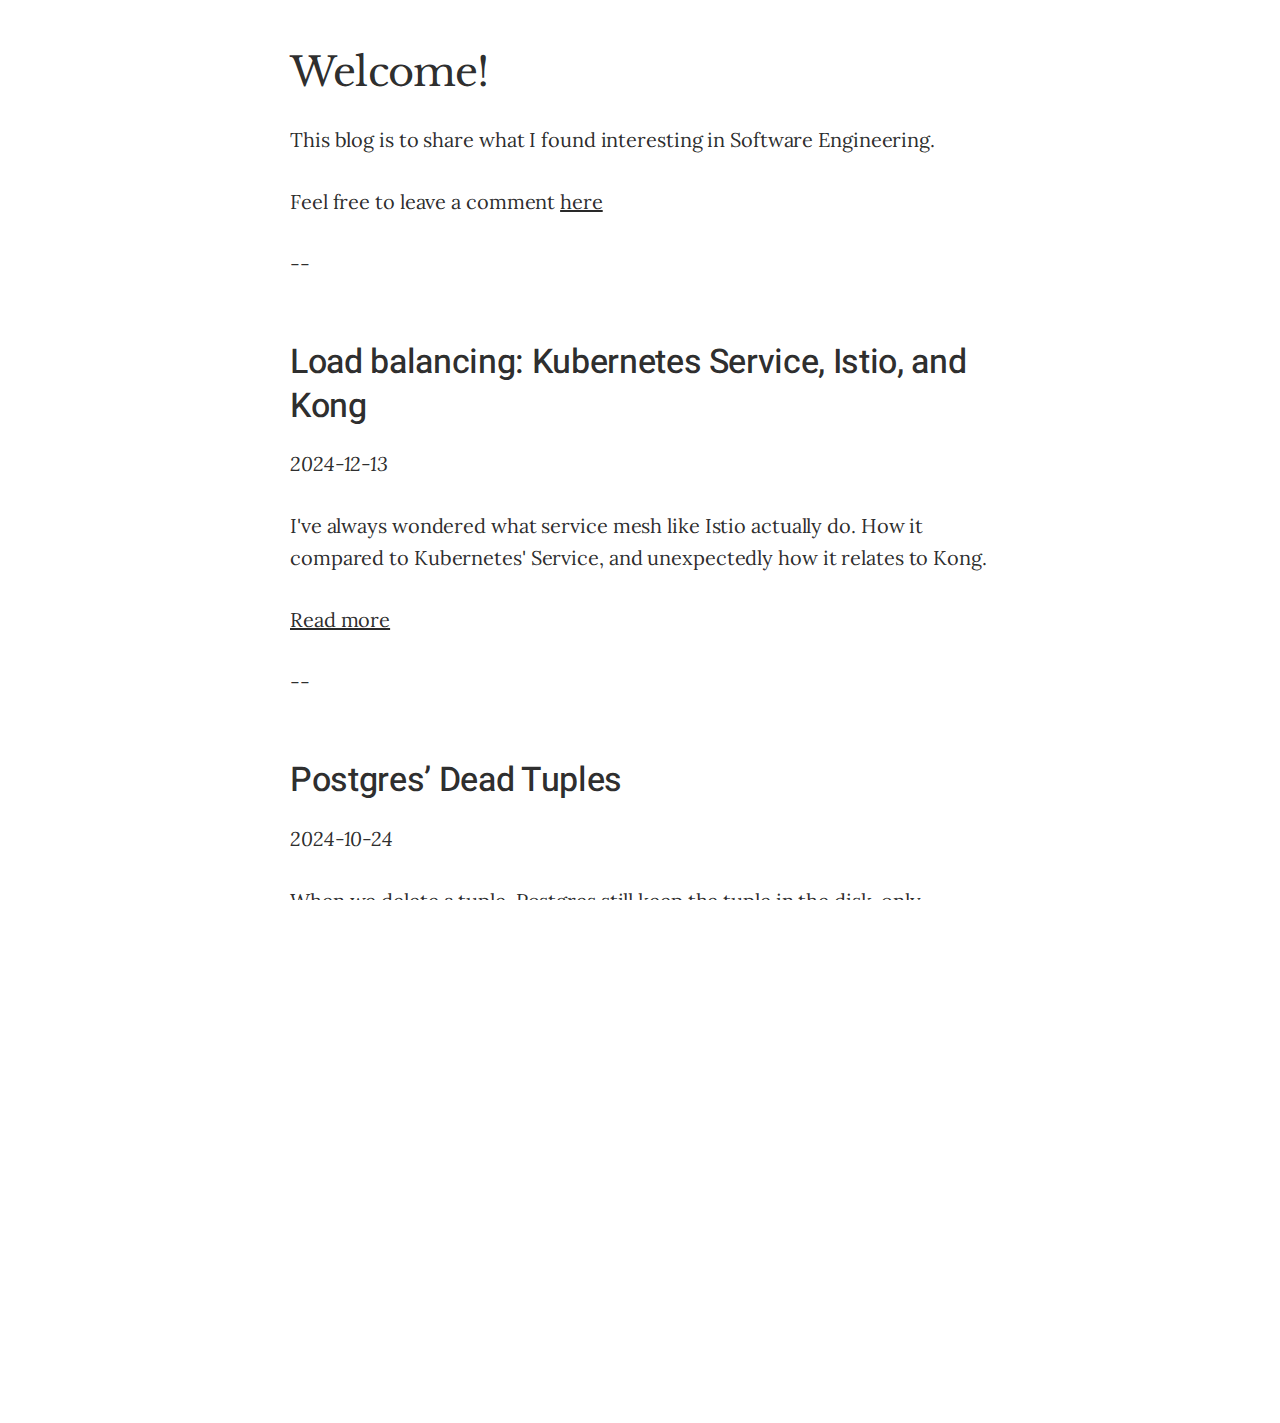
<file: docs/index.html>
<!DOCTYPE html>
<html lang="en">
    <head>
        <meta charset="UTF-8">
        <meta http-equiv="X-UA-Compatible" content="IE=edge,chrome=1">
        <meta name="viewport" content="width=device-width, minimal-ui, initial-scale=1, viewport-fit=cover">
        <title>Welcome!</title>
        <link rel="icon" type="image/png" href="assets/images/favicon.png">
        <link href="assets/css/main.css" rel="stylesheet">
    </head>
    <body>
        <h1 id="welcome">Welcome!</h1>
<p>This blog is to share what I found interesting in Software Engineering.</p>
<p>Feel free to leave a comment <a href="https://github.com/nawaitesidah/blog/discussions">here</a> </p>
<p>--</p>
<h2 id="load-balancing-kubernetes-service-istio-and-kong">Load balancing: Kubernetes Service, Istio, and Kong</h2>
<p><em>2024-12-13</em></p>
<p>I&#39;ve always wondered what service mesh like Istio actually do. How it compared to Kubernetes&#39; Service, and unexpectedly how it relates to Kong.</p>
<p><a href="load-balancing-kubernetes-service-istio-and-kong.html">Read more</a></p>
<p>--</p>
<h2 id="postgres-dead-tuples">Postgres’ Dead Tuples</h2>
<p><em>2024-10-24</em></p>
<p>When we delete a tuple, Postgres still keep the tuple in the disk, only marking it as deleted. This is called dead tuples.</p>
<p>Dead tuples uses extra space, so when there’s many deletes (and updates!), even without any new inserts, postgres will use more and more disk space. </p>
<p>The question become</p>
<blockquote>
<p>Why is there a need for dead tuple? Why not just actually delete it from the disk?</p>
</blockquote>
<p><a href="postgres-dead-tuple.html">Read more</a></p>
<p>--</p>

    </body>
</html>
</file>
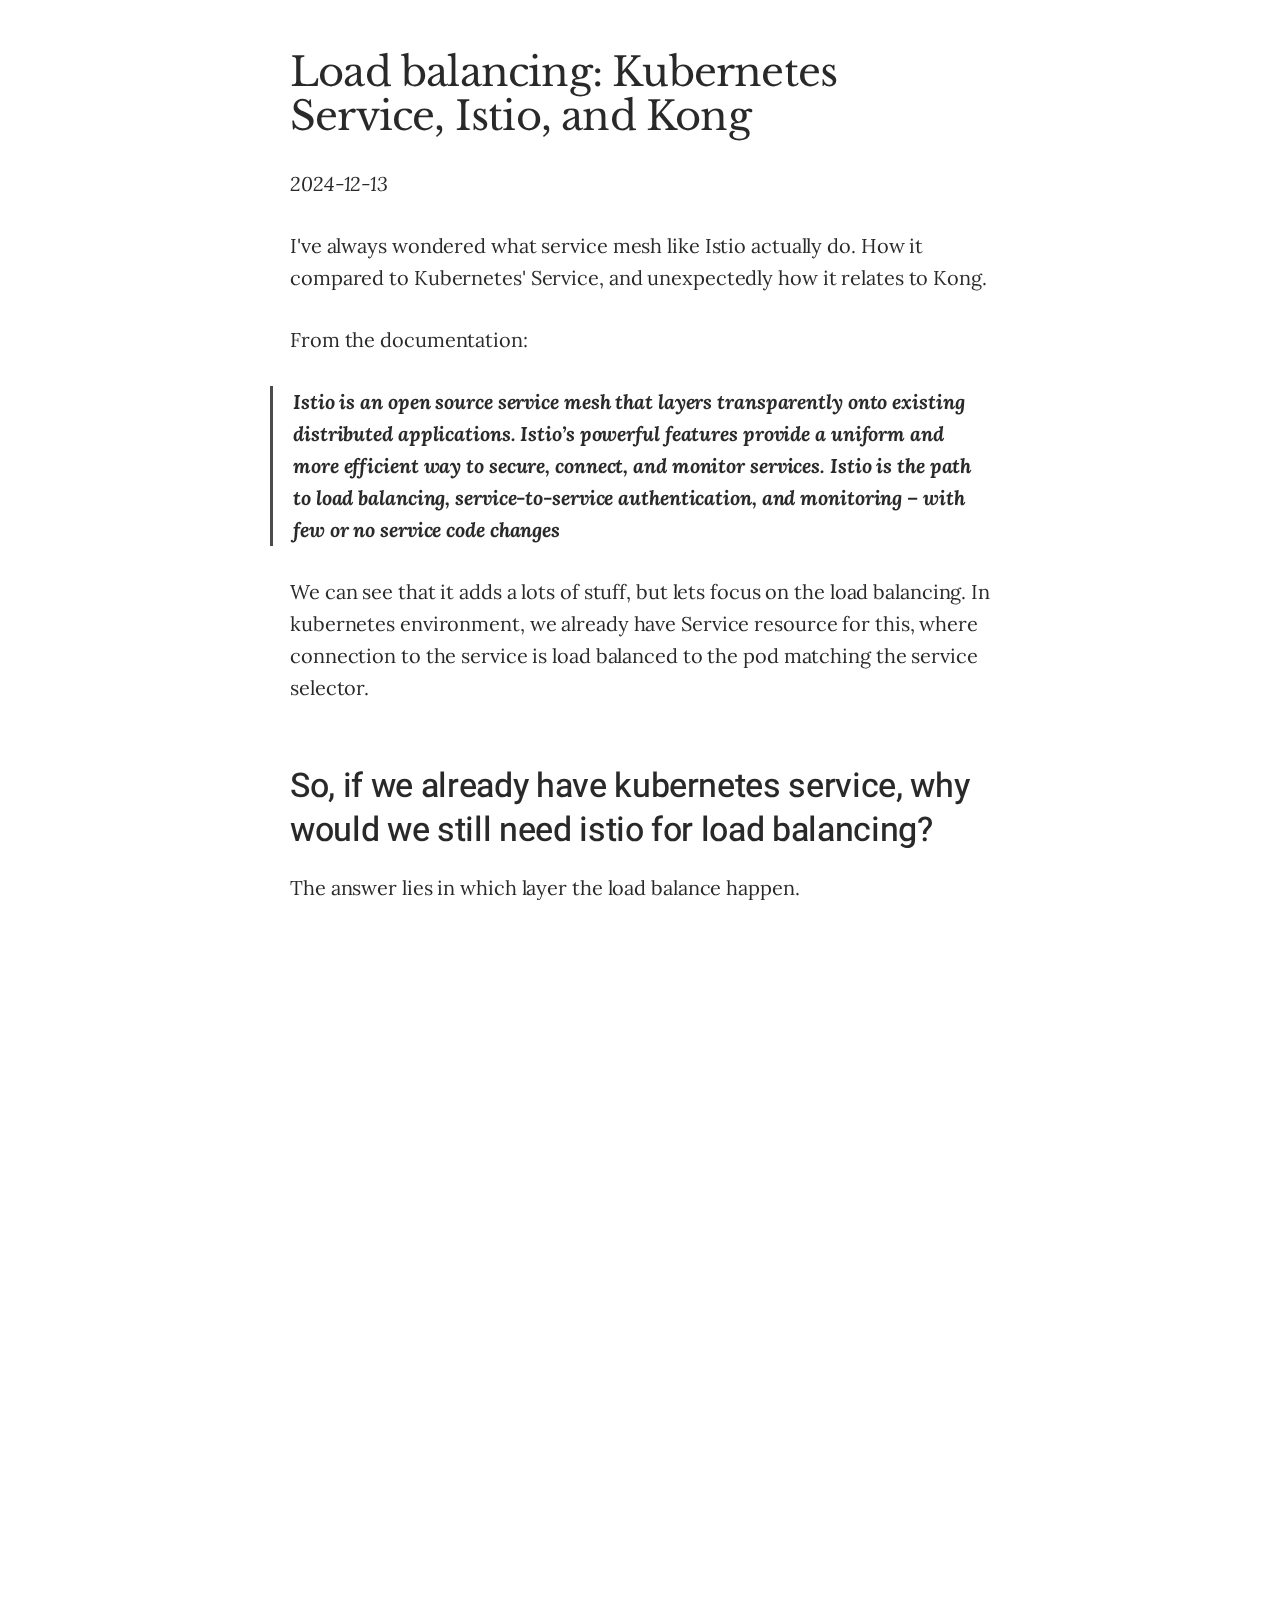
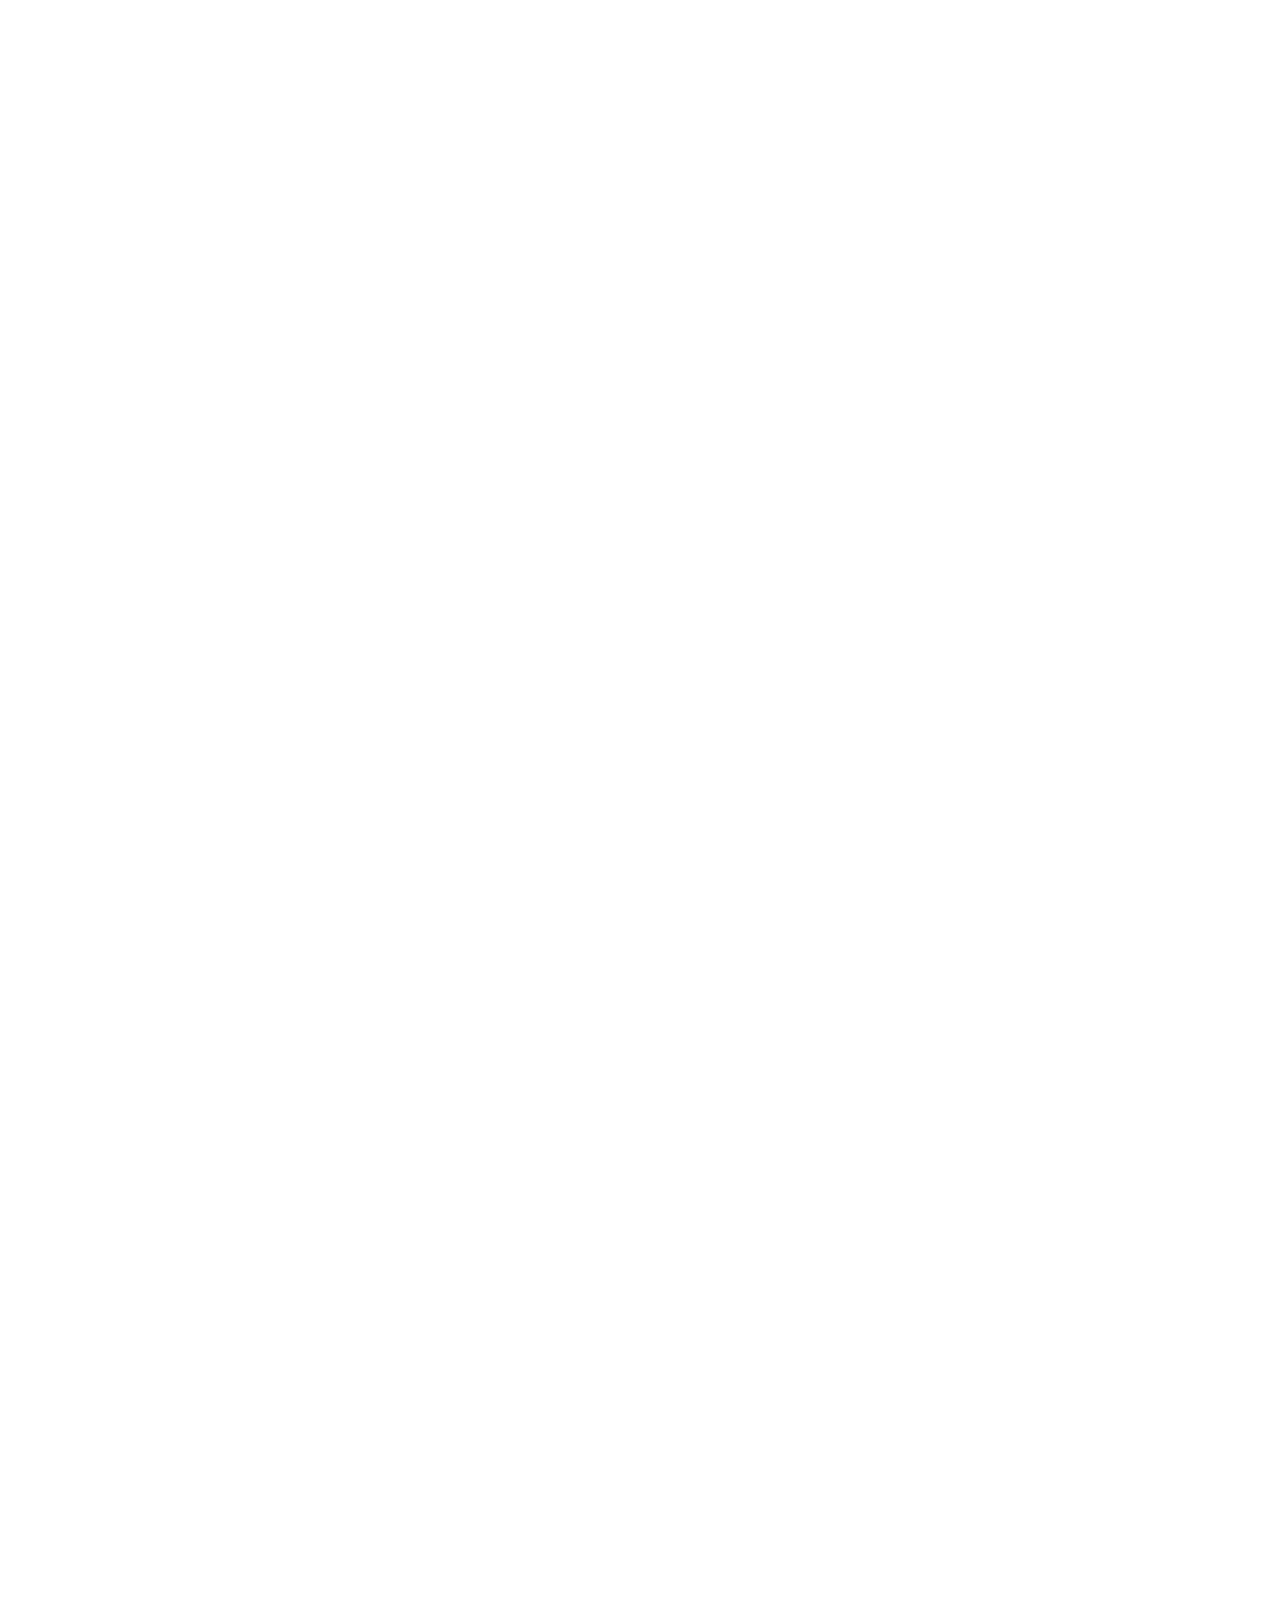
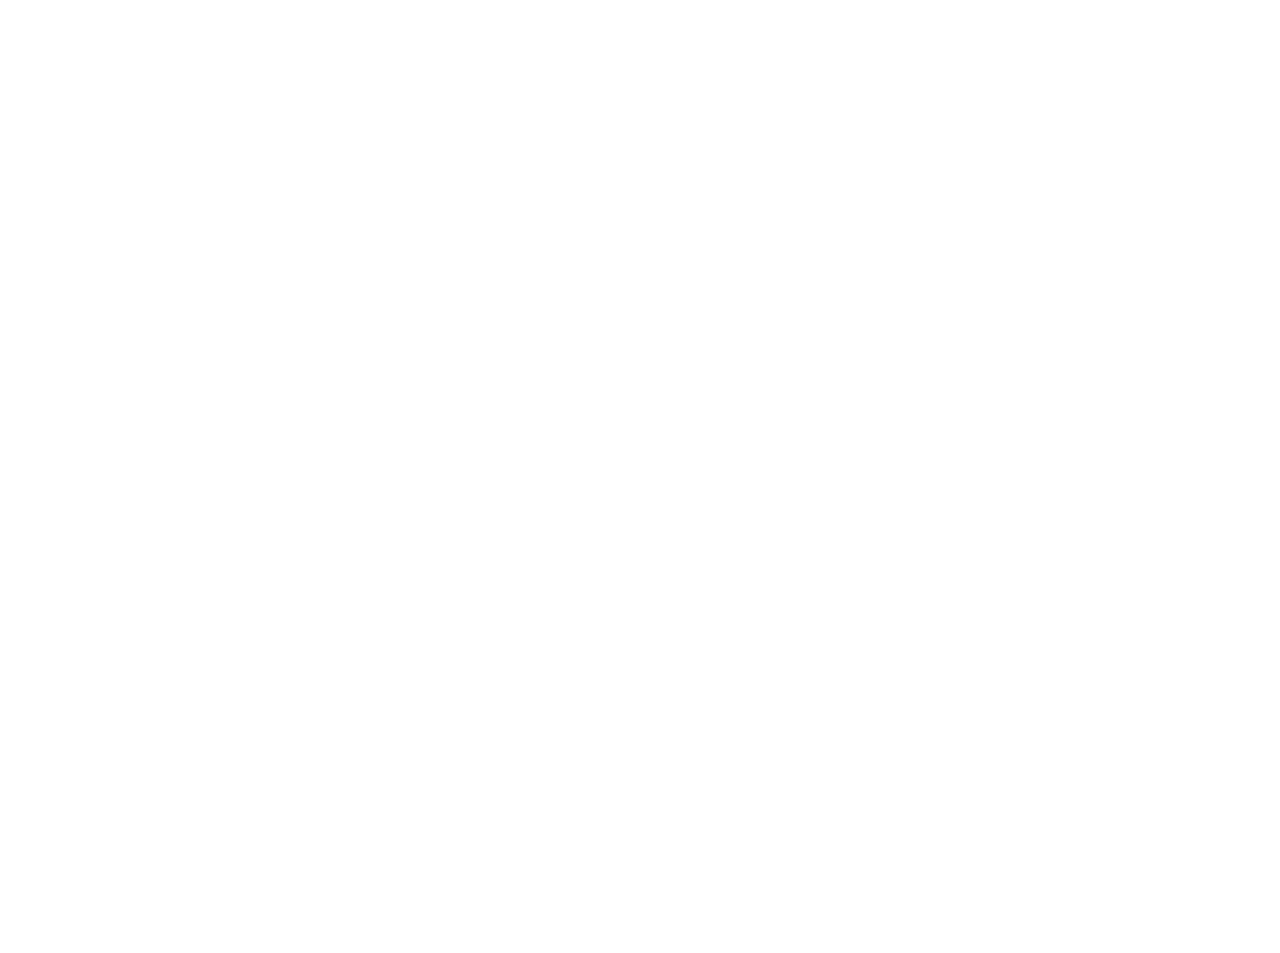
<file: docs/load-balancing-kubernetes-service-istio-and-kong.html>
<!DOCTYPE html>
<html lang="en">
    <head>
        <meta charset="UTF-8">
        <meta http-equiv="X-UA-Compatible" content="IE=edge,chrome=1">
        <meta name="viewport" content="width=device-width, minimal-ui, initial-scale=1, viewport-fit=cover">
        <title>Load balancing: Kubernetes Service, Istio, and Kong</title>
        <link rel="icon" type="image/png" href="assets/images/favicon.png">
        <link href="assets/css/main.css" rel="stylesheet">
    </head>
    <body>
        <h1 id="load-balancing-kubernetes-service-istio-and-kong">Load balancing: Kubernetes Service, Istio, and Kong</h1>
<p><em>2024-12-13</em></p>
<p>I&#39;ve always wondered what service mesh like Istio actually do. How it compared to Kubernetes&#39; Service, and unexpectedly how it relates to Kong.</p>
<p>From the documentation:</p>
<blockquote>
<p><strong>Istio is an open source service mesh that layers transparently onto existing distributed applications. Istio’s powerful features provide a uniform and more efficient way to secure, connect, and monitor services. Istio is the path to load balancing, service-to-service authentication, and monitoring – with few or no service code changes</strong></p>
</blockquote>
<p>We can see that it adds a lots of stuff, but lets focus on the load balancing. In kubernetes environment, we already have Service resource for this, where connection to the service is load balanced to the pod matching the service selector.</p>
<h2 id="so-if-we-already-have-kubernetes-service-why-would-we-still-need-istio-for-load-balancing">So, if we already have kubernetes service, why would we still need istio for load balancing?</h2>
<p>The answer lies in which layer the load balance happen.</p>
<p>For kubernetes service, it happens on Layer 4. Which means it happen when establishing TCP connection. So it&#39;ll load balance the traffic when a TCP connection is established. </p>
<h3 id="nice-it-load-balances-my-traffic-end-of-story-right">Nice, it load balances my traffic, end of story right…?</h3>
<p>The thing is, some protocol can reuse TCP connection, e.g. HTTP/1.1 with the keep-alive connections, HTTP/2, gRPC, WebSocket.</p>
<p>So, once a connection is established, it will be reused to handle multiple subsequent traffic. This is to prevent the overhead of establishing new connection.</p>
<p>But it can also causes some <strong>unexpected issue</strong> for load balancing. Consider that if we reuse a set of TCP connections created to a kubernetes deployments with 2 replicas. What will happen if we spawn a new replica?</p>
<p>For example, a deployment in Kubernetes are exposed via kong gateway, by using the kubernetes Service e.g. <code>example-service.namespace.svc.cluster.local</code> as the upstream target. And initially there&#39;s only two replicas of this deployment, then sometime later the deployment is increased to 3 pods</p>
<p>When kong receives traffic, it&#39;ll first open a TCP connection to any of the two pods and forward the request through it. On subsequent request, kong will reuse this connection again. Kong will reuse this connection for 10000 times, which is the default value of <code>upstream_keepalive_max_request</code>.</p>
<p>This means kong will have to go through these 10000 requests to the old pods first before creating a new connection. </p>
<p><em>(Or if there&#39;s a new incoming request and all of the existing connections are busy, then kong will spawn the new connection to the service, or until the connection is idle for 60 seconds, which is the default <code>upstream_keepalive_idle_timeout</code>.)</em></p>
<p>Let&#39;s consider an extreme case, where the API traffic is 6000 RPM and moderate amount of concurrent requests, lets say it&#39;s a stable 30 concurrent client requests at all times, this means at the start kong will have at least 15 connections established to two existing pods, each with a quota of 10000 requests.</p>
<p>With these values, it&#39;ll exhaust the connections after 50 minutes! (10000 request quota x 30 established connections / 6000 rpm).</p>
<p>Then after exhausting the connection, it&#39;ll establish a new connection to <strong>one random pod (yes, RANDOM)</strong>.</p>
<h2 id="kubernestes-service">Kubernestes Service</h2>
<p>The default Service in kubernetes (Cluster IP Service), is actually backed by iptables. And the ip tables are randomly routing between the available pods, not round robin, and certainly not least used.</p>
<p>Here&#39;s the config to be exact:</p>
<pre><code>Chain KUBE-SVC-XXXXXXXXXXXXXXX (<span class="hljs-number">1</span> references)
 pkts bytes target                prot opt <span class="hljs-keyword">in</span>     <span class="hljs-keyword">out</span>     source               destination         
    <span class="hljs-number">0</span>     <span class="hljs-number">0</span> KUBE-MARK-MASQ         tcp  --  *      *      !<span class="hljs-number">10.128</span><span class="hljs-number">.0</span><span class="hljs-number">.0</span>/<span class="hljs-number">16</span>       <span class="hljs-number">10.128</span><span class="hljs-number">.50</span><span class="hljs-number">.100</span>        <span class="hljs-comment">/* example-service.namespace.svc.cluster.local cluster IP */</span> tcp dpt:<span class="hljs-number">8080</span>
    <span class="hljs-number">0</span>     <span class="hljs-number">0</span> KUBE-SEP-AAAAAAAAAAAAA tcp  --  *      *       <span class="hljs-number">0.0</span><span class="hljs-number">.0</span><span class="hljs-number">.0</span>/<span class="hljs-number">0</span>           <span class="hljs-number">0.0</span><span class="hljs-number">.0</span><span class="hljs-number">.0</span>/<span class="hljs-number">0</span>            statistic mode random probability <span class="hljs-number">0.33333333333</span>
    <span class="hljs-number">0</span>     <span class="hljs-number">0</span> KUBE-SEP-BBBBBBBBBBBBB tcp  --  *      *       <span class="hljs-number">0.0</span><span class="hljs-number">.0</span><span class="hljs-number">.0</span>/<span class="hljs-number">0</span>           <span class="hljs-number">0.0</span><span class="hljs-number">.0</span><span class="hljs-number">.0</span>/<span class="hljs-number">0</span>            statistic mode random probability <span class="hljs-number">0.50000000000</span>
    <span class="hljs-number">0</span>     <span class="hljs-number">0</span> KUBE-SEP-CCCCCCCCCCCCC tcp  --  *      *       <span class="hljs-number">0.0</span><span class="hljs-number">.0</span><span class="hljs-number">.0</span>/<span class="hljs-number">0</span>           <span class="hljs-number">0.0</span><span class="hljs-number">.0</span><span class="hljs-number">.0</span>/<span class="hljs-number">0</span>            

Chain KUBE-SEP-AAAAAAAAAAAAA (<span class="hljs-number">1</span> references)
 pkts bytes target                prot opt <span class="hljs-keyword">in</span>     <span class="hljs-keyword">out</span>     source               destination         
    <span class="hljs-number">0</span>     <span class="hljs-number">0</span> DNAT                  tcp  --  *      *       <span class="hljs-number">0.0</span><span class="hljs-number">.0</span><span class="hljs-number">.0</span>/<span class="hljs-number">0</span>           <span class="hljs-number">10.128</span><span class="hljs-number">.60</span><span class="hljs-number">.10</span>         <span class="hljs-comment">/* pod-1 for example-service */</span> tcp to:<span class="hljs-number">10.128</span><span class="hljs-number">.60</span><span class="hljs-number">.10</span>:<span class="hljs-number">8080</span>

Chain KUBE-SEP-BBBBBBBBBBBBB (<span class="hljs-number">1</span> references)
 pkts bytes target                prot opt <span class="hljs-keyword">in</span>     <span class="hljs-keyword">out</span>     source               destination         
    <span class="hljs-number">0</span>     <span class="hljs-number">0</span> DNAT                  tcp  --  *      *       <span class="hljs-number">0.0</span><span class="hljs-number">.0</span><span class="hljs-number">.0</span>/<span class="hljs-number">0</span>           <span class="hljs-number">10.128</span><span class="hljs-number">.60</span><span class="hljs-number">.11</span>         <span class="hljs-comment">/* pod-2 for example-service */</span> tcp to:<span class="hljs-number">10.128</span><span class="hljs-number">.60</span><span class="hljs-number">.11</span>:<span class="hljs-number">8080</span>

Chain KUBE-SEP-CCCCCCCCCCCCC (<span class="hljs-number">1</span> references)
 pkts bytes target                prot opt <span class="hljs-keyword">in</span>     <span class="hljs-keyword">out</span>     source               destination         
    <span class="hljs-number">0</span>     <span class="hljs-number">0</span> DNAT                  tcp  --  *      *       <span class="hljs-number">0.0</span><span class="hljs-number">.0</span><span class="hljs-number">.0</span>/<span class="hljs-number">0</span>           <span class="hljs-number">10.128</span><span class="hljs-number">.60</span><span class="hljs-number">.12</span>         <span class="hljs-comment">/* pod-3 for example-service */</span> tcp to:<span class="hljs-number">10.128</span><span class="hljs-number">.60</span><span class="hljs-number">.12</span>:<span class="hljs-number">8080</span></code></pre><p>So when kong establish connection to <code>example-service.namespace.svc.cluster.local</code>, it&#39;ll go through these steps:</p>
<ol>
<li>Roll a 33% chance to be resolved as the first pod’s IP.</li>
<li>Otherwise roll a 50% chance to resolve as the second pod&#39;s IP.</li>
<li>Otherwise it&#39;ll be resolved to the third pod.</li>
</ol>
<p>And once connected, it&#39;ll be reused for 10000 times again. So Kubernetes Service may not the best tool to load balance traffic, especially long lived connections.</p>
<h2 id="enter-istio">Enter istio</h2>
<p>Istio load balancer works on Layer 7. This means that it&#39;s aware of protocols like HTTP/1.1, HTTP/2, or gRPC.</p>
<p>So on <strong>each individual request</strong>, istio will route it to the corresponding pods, unlike Kubernetes service that only load balance on establishing new TCP connections. This will lead to each pods having more balanced loads.</p>
<p>If you need to load balance long lived connections, you&#39;ll need L7 load balancer like istio.</p>
<p><em>Note: Alternatively we can reduce the <code>upstream_keepalive_max_request</code> value. So that kong will be more frequently establish new connections, and hopefully will randomly land to a less used pods.</em></p>
<p><a href="index.html">Home</a></p>

    </body>
</html>
</file>
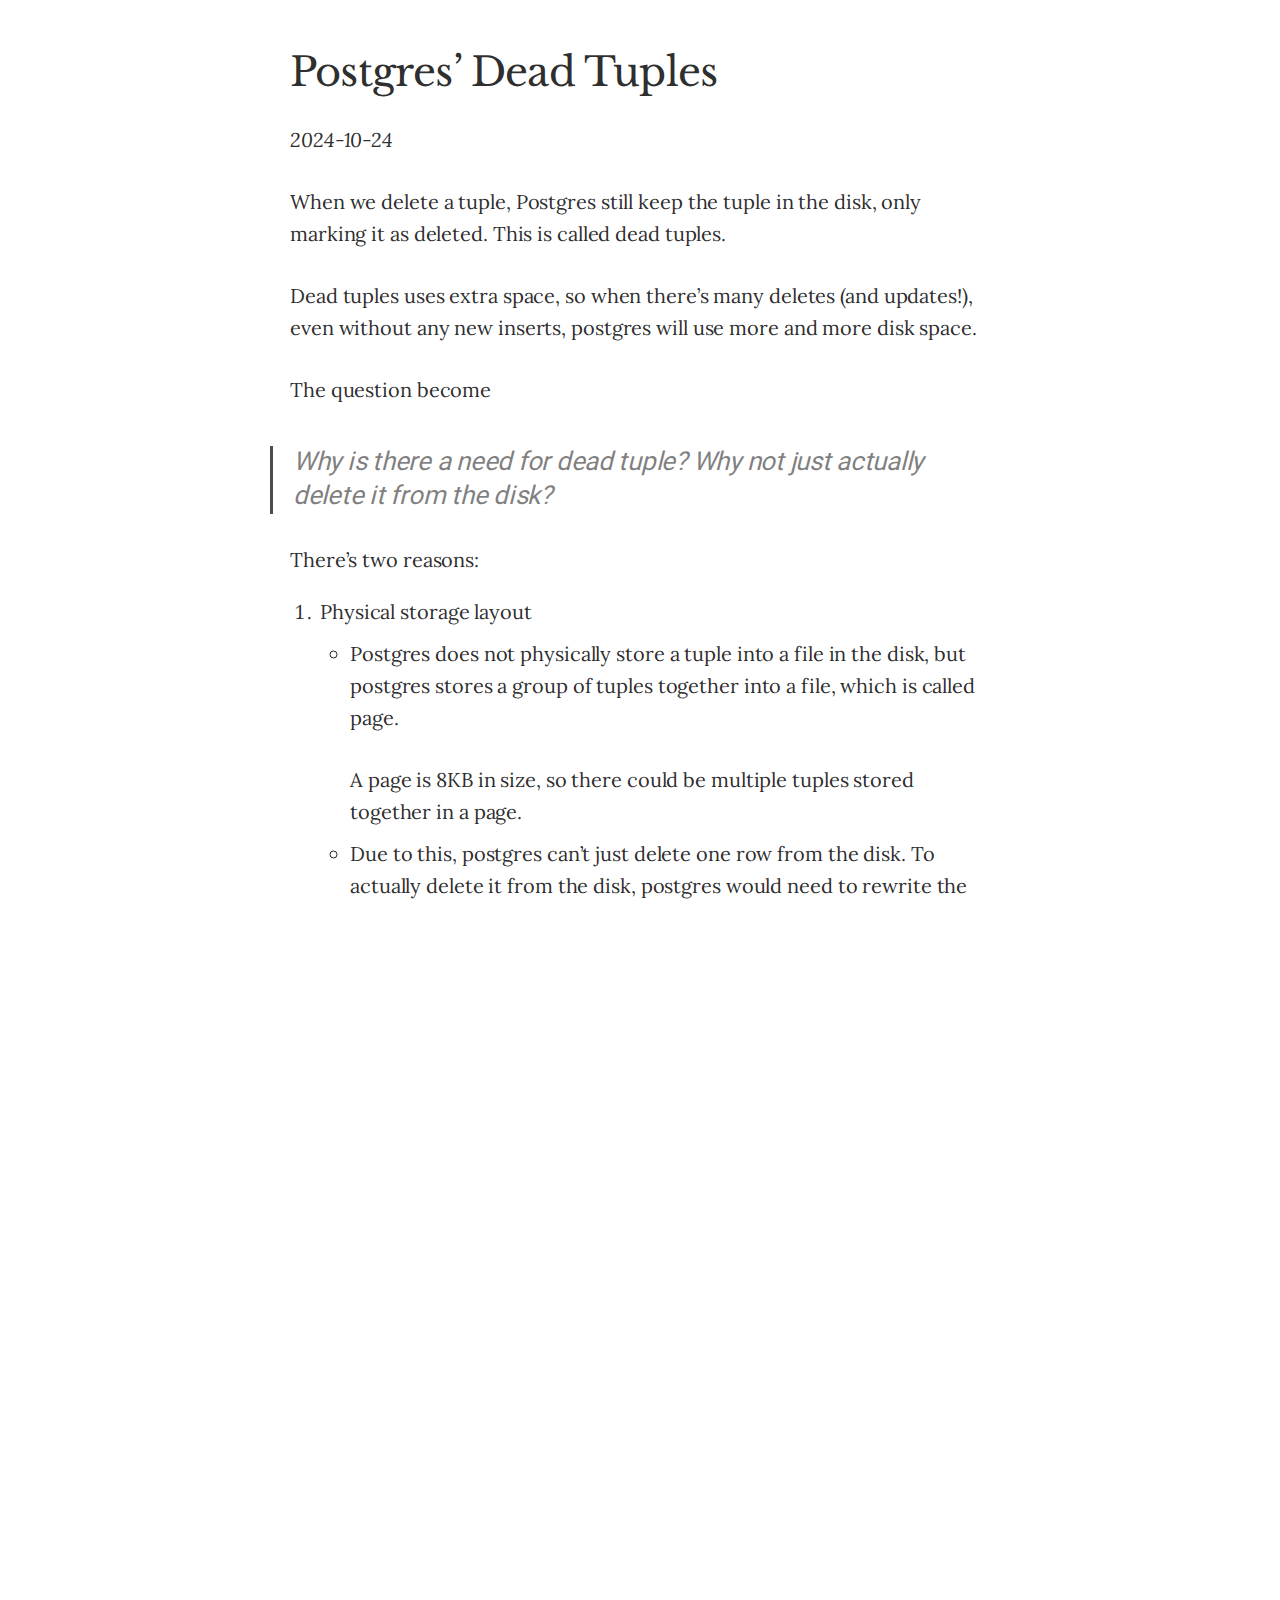
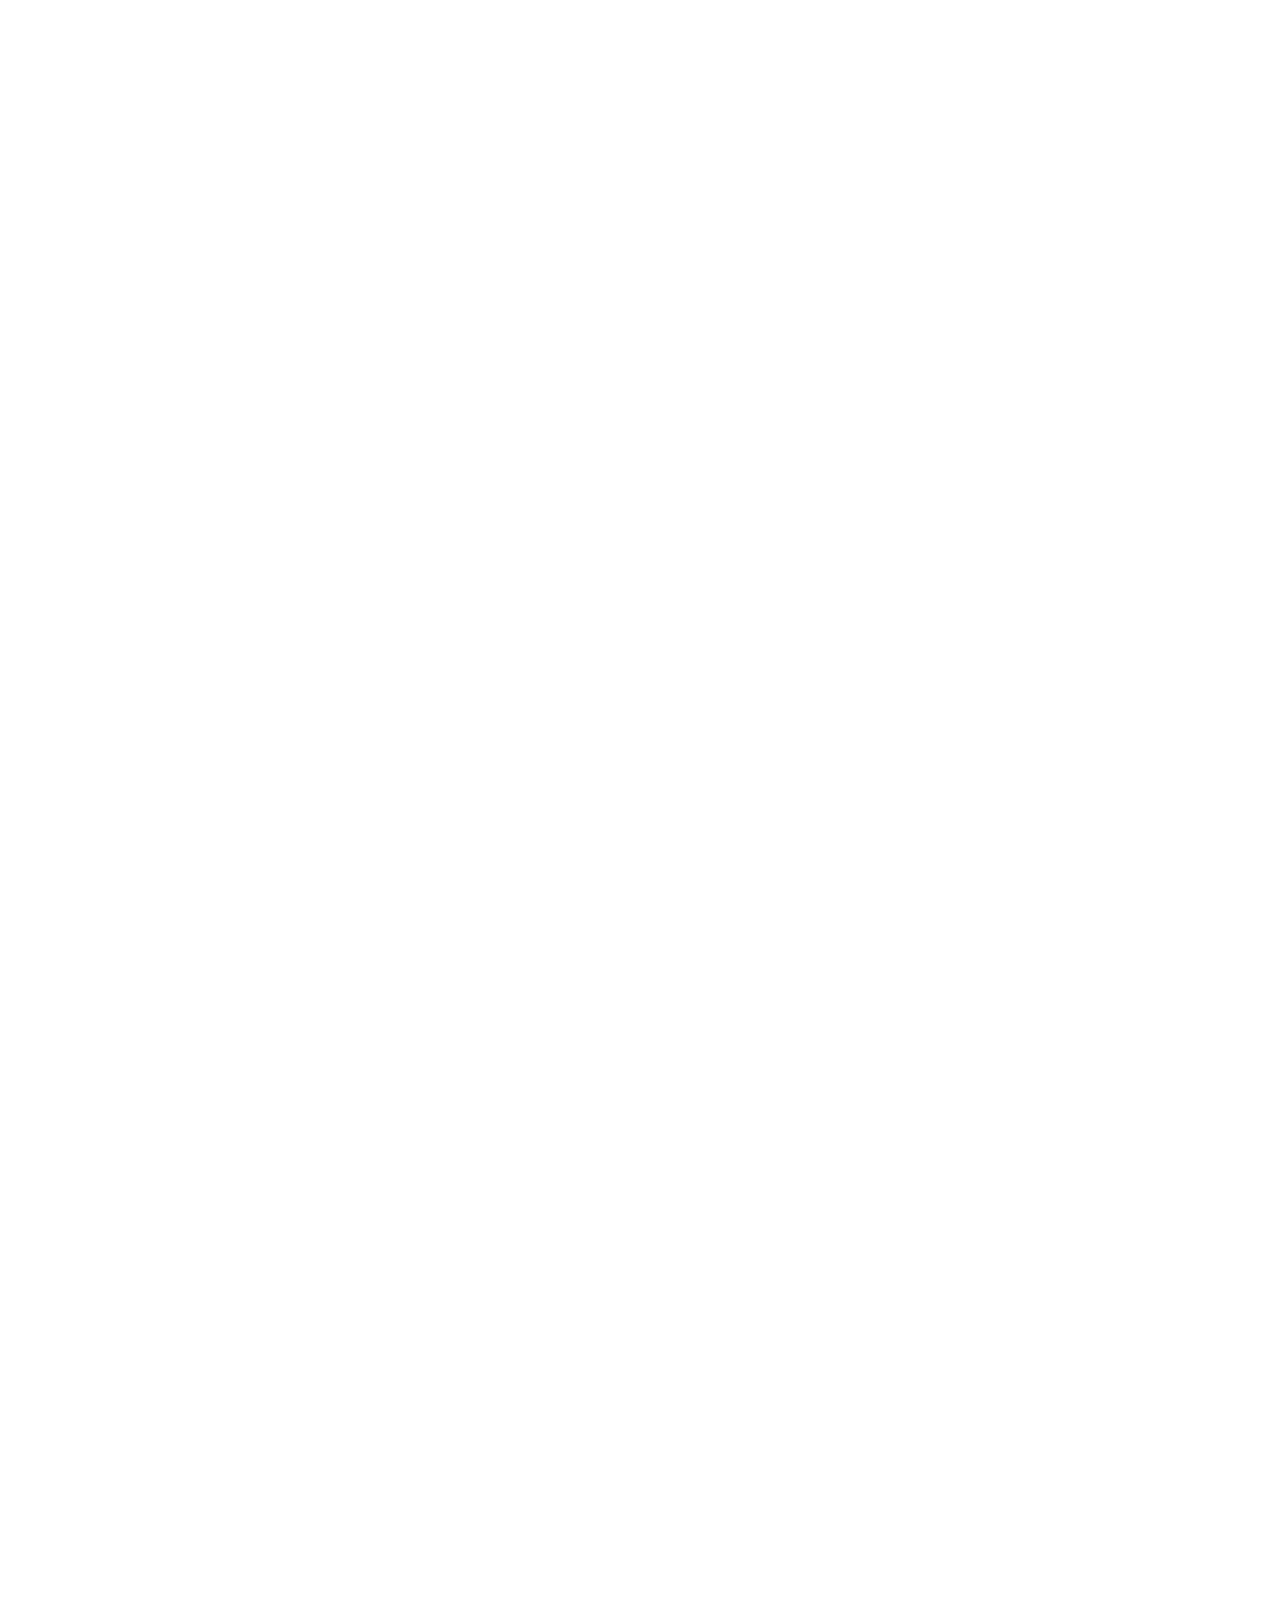
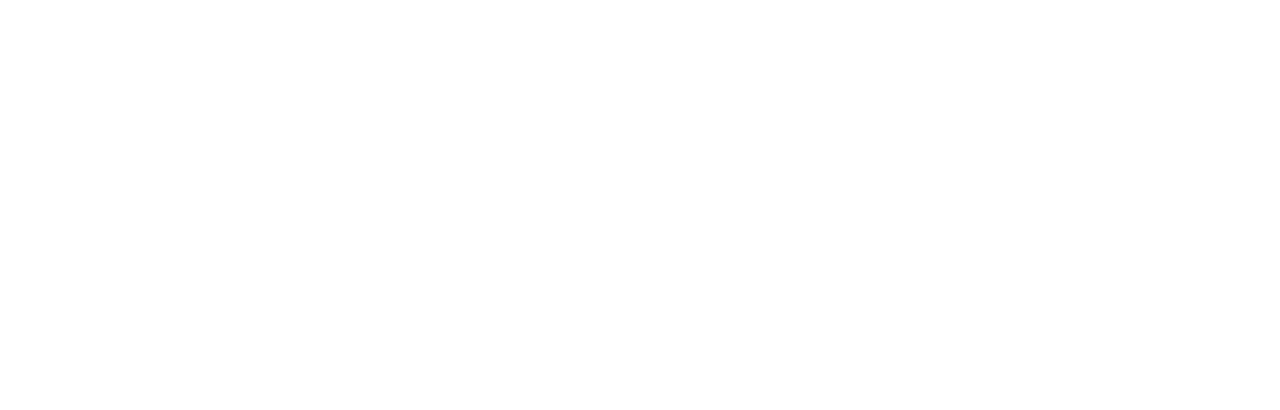
<file: docs/postgres-dead-tuple.html>
<!DOCTYPE html>
<html lang="en">
    <head>
        <meta charset="UTF-8">
        <meta http-equiv="X-UA-Compatible" content="IE=edge,chrome=1">
        <meta name="viewport" content="width=device-width, minimal-ui, initial-scale=1, viewport-fit=cover">
        <title>Postgres’ Dead Tuples</title>
        <link rel="icon" type="image/png" href="assets/images/favicon.png">
        <link href="assets/css/main.css" rel="stylesheet">
    </head>
    <body>
        <h1 id="postgres-dead-tuples">Postgres’ Dead Tuples</h1>
<p><em>2024-10-24</em></p>
<p>When we delete a tuple, Postgres still keep the tuple in the disk, only marking it as deleted. This is called dead tuples.</p>
<p>Dead tuples uses extra space, so when there’s many deletes (and updates!), even without any new inserts, postgres will use more and more disk space. </p>
<p>The question become</p>
<blockquote>
<h3 id="why-is-there-a-need-for-dead-tuple-why-not-just-actually-delete-it-from-the-disk">Why is there a need for dead tuple? Why not just actually delete it from the disk?</h3>
</blockquote>
<p>There’s two reasons:</p>
<ol>
<li><p>Physical storage layout</p>
<ul>
<li><p>Postgres does not physically store a tuple into a file in the disk, but postgres stores a group of tuples together into a file, which is called page.</p>
<p>A page is 8KB in size, so there could be multiple tuples stored together in a page.</p>
</li>
<li><p>Due to this, postgres can’t just delete one row from the disk. 
To actually delete it from the disk, postgres would need to rewrite the whole page and exclude the deleted rows.
This will be inefficient to do on every write.</p>
<p>P.S. This is actually what VACUUM FULL does, rewriting pages without dead tuples.</p>
</li>
</ul>
</li>
<li><p>MVCC (multiversion concurrency control)</p>
<ul>
<li><p>Postgres uses MVCC, it keeps multiple version of a row, so that a transaction can return a consistent result.</p>
<p>Example: When using repeatable read isolation level, even if other transaction has deleted a row and committed, the repeatable read transaction will still see the data, exactly the same way as when it started the transaction.</p>
</li>
<li><p>In order to do that, postgres need to keep the deleted tuples, just for the existing transactions to read.</p>
</li>
<li><p><strong>This is the case for update too!</strong></p>
<p>Example: In a repeatable read transaction, we’ll read the same value as long as we’re still in that transaction, regardless of what other transactions did to that tuple.</p>
<p>This is possible because postgres do not update the tuple directly on the page. But postgres handle update by doing delete on the old tuple (marked as dead tuple) and insert the updated rows as new tuples.</p>
</li>
</ul>
</li>
</ol>
<p>The next question will be:</p>
<blockquote>
<h3 id="why-postgres-cant-just-reuse-the-dead-tuple-space-when-inserting-a-new-tuple">Why postgres can’t just reuse the dead tuple space when inserting a new tuple?</h3>
</blockquote>
<p>If postgres already know that there’s a dead tuple, why not just reuse the space, and write the new tuple over the dead tuple?</p>
<p>Unfortunately, on writing the new tuple postgres has no direct way of knowing whether a tuple can still be accessed by any other transaction or not.</p>
<p>Consider this, a tuple was deleted a moment ago, and now there’s a new tuple to be written.
Before writing over the dead tuple, postgres have to be sure that there’s no active transaction that can still read this row,
e.g. a repeatable read transaction started before the tuple was deleted.</p>
<p>But there is a problem...</p>
<blockquote>
<h3 id="how-can-postgres-make-sure-that-the-dead-tuple-is-not-used-by-any-other-active-transactions">How can postgres make sure that the dead tuple is not used by any other active transactions?</h3>
</blockquote>
<p>Without checking for all other transactions, there’s no way to be sure.</p>
<p>But if postgres checks for all other transactions on every writes, then it’ll be inefficient.
So that&#39;s the trade-off.</p>
<blockquote>
<h3 id="then-how-to-actually-reuse-the-disk-space-of-dead-tuples">Then how to actually reuse the disk space of dead tuples?</h3>
</blockquote>
<p>Here’s where VACUUM is used. Vacuum goes through every page to find the dead tuples, then it checks whether there’s any active transaction that still can access the dead tuples or no. Then it’ll rewrite a new page without the dead tuples.</p>
<p>In contrast, VACUUM FULL rewrites the whole pages and excluding the dead tuples. So the new page will only have live tuples, this frees the disk space from the dead tuple.</p>
<blockquote>
<h3 id="why-should-we-care-whether-theres-many-dead-tuples-or-not-if-disk-cost-is-not-a-concern">Why should we care whether there&#39;s many dead tuples or not, if disk cost is not a concern?</h3>
</blockquote>
<p>Dead tuples affect performance as well.</p>
<p>This is because during read query, postgres read the table page by page.
If there&#39;s many dead tuple in those pages, then <strong>the total number of bytes read</strong> by postgres increased too.
This will lead to extra processing, lowering performance.</p>
<blockquote>
<p>Segway to columnar databases</p>
<p>From the reason above, we can then explain why a columnar database is more efficient to do aggregating query on a column compared to a row based (relational) database.</p>
</blockquote>
<p><a href="index.html">Home</a></p>

    </body>
</html>
</file>
<file: docs/assets/css/main.css>
/* Typography */

@import url('https://fonts.googleapis.com/css?family=Heebo:400,500|Lora:400,400i,700,700i|Libre+Baskerville:400,400i');

body {
    font-family: 'Lora', serif;
}

h1 {
    font-family: 'Libre Baskerville', serif;
}

h2, h3, h4, h5, h6 {
    font-family: 'Heebo', sans-serif;
}


/* Reset */

* {
    box-sizing: border-box;
}

body, html {
    -webkit-font-smoothing: antialiased;
    -moz-osx-font-smoothing: grayscale;
    overflow-x: hidden;
    height: 100%;
}

body, button, p, ul {
    margin: 0;
    padding: 0;
}

button, select {
    border: none;
    outline: none;
    background: none;
    font-family: inherit;
}

a, button, input, select, textarea {
    -webkit-tap-highlight-color: transparent;
}

:root {
    overflow-x: hidden;
    height: 100%;
}


/* Styling */

body {
    font-size: 20px;
    line-height: 1.6em;
    letter-spacing: -0.005em;
    color: rgba(0, 0, 0, 0.84);
    font-weight: normal;
    padding-bottom: 100px;
}

body > * {
    width: 100%;
    max-width: 740px;
    padding: 0px 20px;
    margin-left: auto;
    margin-right: auto;
}

h1 {
    font-size: 40px;
    letter-spacing: -0.02em;
    line-height: 1.1em;
    margin: 50px auto 0px;
    font-weight: normal;
}

h2, h3, h4, h5, h6 {
    letter-spacing: -0.01em;
    line-height: 1.3em;
    font-weight: 500;
}

h2 {
    font-size: 34px;
    margin: 60px auto 0px;
}

h3 {
    font-size: 26px;
    margin: 40px auto 0px;
    color: rgba(0,0,0,.5);
    font-weight: 400;
}

h1 + h3 {
    margin-top: 10px;
}

h4 {
    font-size: 19px;
}

h5 {
    font-size: 16px;
}

h6 {
    font-size: 13px;
}

p {
    margin-top: 30px;
}

li > p:first-of-type {
    margin-top: 0;
}

h2 + p {
    margin-top: 20px;
}

img {
    width: 100%;
    margin: 10px 0px;
}

img + em {
    font-size: 15px;
    display: block;
    text-align: center;
    line-height: 1em;
}

a {
    color: inherit;
}

ul {
    margin-top: 30px;
}

li > ul {
    margin-top: 0px;
}

li {
    margin-left: 30px;
    margin-top: 10px;
}

body > iframe {
    display: block;
    margin-top: 40px;
}

video {
    width: 100%;
}

/* Code */

code, pre {
    font-family: SFMono-Regular, Consolas, Liberation Mono, Menlo, Courier, monospace;
    font-size: 14px;
    line-height: 1.4em;
}

pre {
    margin: 30px auto 0px;
}

code {
    background: #343538;
    color: #f8f8f2;
    border-radius: 3px;
}

pre > code {
    width: 100%;
    display: inline-block;
    padding: 20px !important;
}

:not(pre) > code {
    padding: 4px 6px;
}

blockquote {
    border-left: 3px solid #4c4c4c;
    font-style: italic;
}

/* Monokai Sublime style. Derived from Monokai by noformnocontent http://nn.mit-license.org/ */

.hljs, pre > code {
    display: block;
    overflow-x: auto;
    padding: 0.5em;
    background: #343538;
  }
  
  .hljs,
  .hljs-tag,
  .hljs-subst {
    color: #f8f8f2;
  }
  
  .hljs-strong,
  .hljs-emphasis {
    color: #a8a8a2;
  }
  
  .hljs-bullet,
  .hljs-quote,
  .hljs-number,
  .hljs-regexp,
  .hljs-literal,
  .hljs-link {
    color: #ae81ff;
  }
  
  .hljs-code,
  .hljs-title,
  .hljs-section,
  .hljs-selector-class {
    color: #a6e22e;
  }
  
  .hljs-strong {
    font-weight: bold;
  }
  
  .hljs-emphasis {
    font-style: italic;
  }
  
  .hljs-keyword,
  .hljs-selector-tag,
  .hljs-name,
  .hljs-attr {
    color: #f92672;
  }
  
  .hljs-symbol,
  .hljs-attribute {
    color: #66d9ef;
  }
  
  .hljs-params,
  .hljs-class .hljs-title {
    color: #f8f8f2;
  }
  
  .hljs-string,
  .hljs-type,
  .hljs-built_in,
  .hljs-builtin-name,
  .hljs-selector-id,
  .hljs-selector-attr,
  .hljs-selector-pseudo,
  .hljs-addition,
  .hljs-variable,
  .hljs-template-variable {
    color: #e6db74;
  }
  
  .hljs-comment,
  .hljs-deletion,
  .hljs-meta {
    color: #75715e;
  }
</file>
